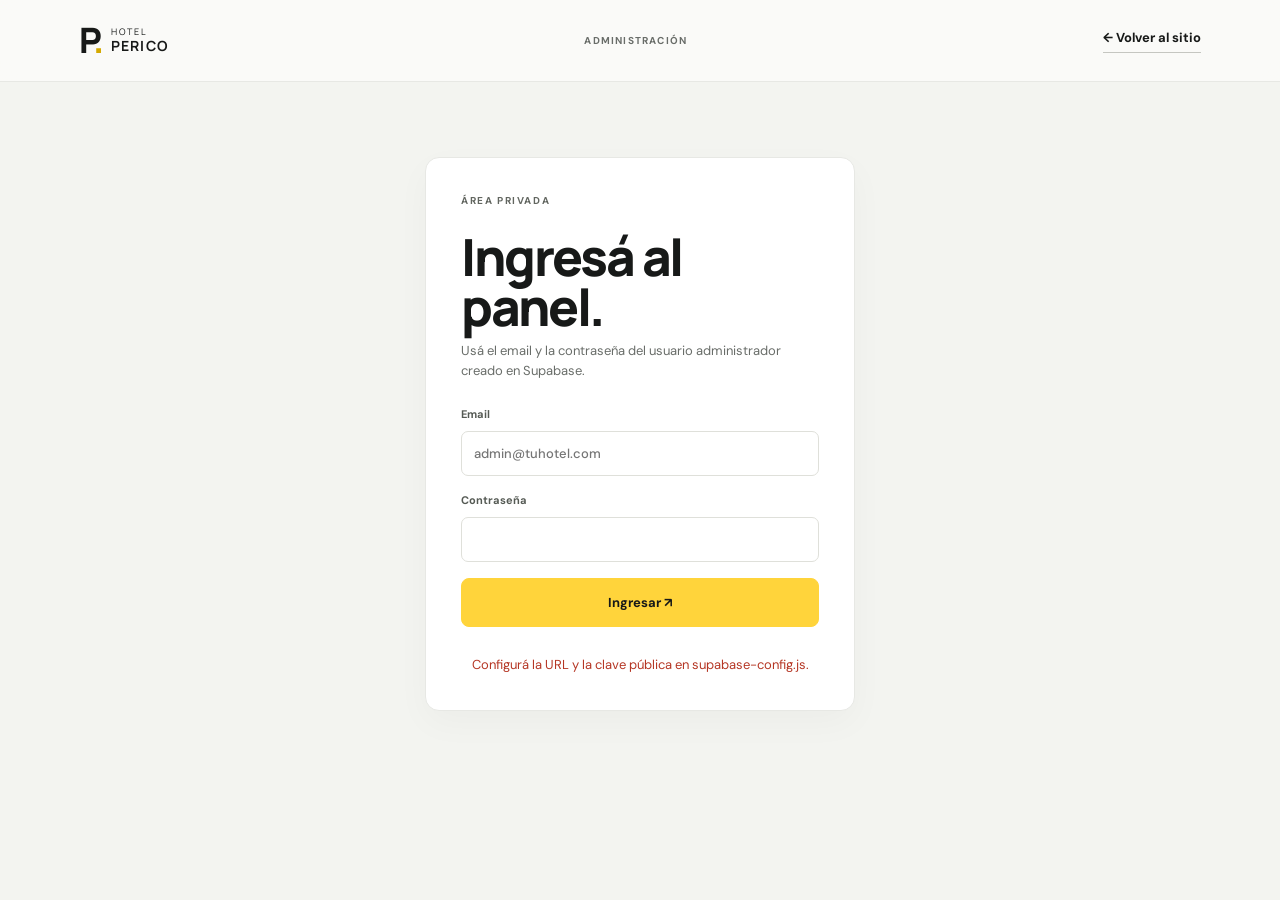
<file: admin.html>
<!doctype html>
<html lang="es">
<head>
  <meta charset="utf-8">
  <meta name="viewport" content="width=device-width, initial-scale=1">
  <title>Administración — Hotel Perico</title>
  <link rel="preconnect" href="https://fonts.googleapis.com">
  <link href="https://fonts.googleapis.com/css2?family=DM+Sans:wght@400;500;600;700&family=Manrope:wght@400;500;600;700;800&display=swap" rel="stylesheet">
  <link rel="stylesheet" href="style.css">
</head>
<body class="admin-body">
  <header class="admin-header">
    <a class="brand" href="index.html"><span class="brand-mark">P<span>.</span></span><span class="brand-name">HOTEL<br><strong>PERICO</strong></span></a>
    <span class="admin-label">ADMINISTRACIÓN</span>
    <a href="index.html" class="text-link">← Volver al sitio</a>
  </header>
  <main class="admin-main">
    <section class="login-card" id="loginCard">
      <p class="eyebrow">ÁREA PRIVADA</p><h1>Ingresá al panel.</h1>
      <p>Usá el email y la contraseña del usuario administrador creado en Supabase.</p>
      <form id="loginForm">
        <label>Email<input id="adminEmail" type="email" autocomplete="username" required placeholder="admin@tuhotel.com"></label>
        <label>Contraseña<input id="adminPassword" type="password" autocomplete="current-password" required></label>
        <button class="button button-full" type="submit" id="loginBtn">Ingresar ↗</button>
        <p id="loginError" class="form-message error" role="alert"></p>
      </form>
    </section>
    <section id="dashboard" hidden>
      <div class="admin-title"><div><p class="eyebrow">PANEL DE CONTROL</p><h1>Reservas</h1><p>Administrá las solicitudes registradas en Supabase.</p></div><button class="button button-outline" id="logoutBtn">Cerrar sesión</button></div>
      <p id="panelMessage" class="form-message" role="status"></p>
      <div class="stats-grid">
        <article class="stat-card"><span>Solicitudes totales</span><strong id="totalCount">0</strong></article>
        <article class="stat-card"><span>Pendientes</span><strong id="pendingCount">0</strong></article>
        <article class="stat-card"><span>Confirmadas</span><strong id="confirmedCount">0</strong></article>
        <article class="stat-card"><span>Importe estimado confirmado</span><strong id="revenueCount">$0</strong></article>
      </div>
      <div class="table-toolbar"><div><h2>Listado de reservas</h2><p>Datos actualizados desde la base de datos.</p></div><div class="toolbar-actions"><button class="button button-outline" id="refreshBtn">Actualizar ↻</button><button class="button" id="exportCsv">Exportar CSV para Excel ↓</button></div></div>
      <div class="table-wrap"><table><thead><tr><th>Huésped</th><th>Habitación</th><th>Ingreso</th><th>Salida</th><th>Personas</th><th>Total</th><th>Estado</th><th>Acciones</th></tr></thead><tbody id="reservationRows"></tbody></table></div>
      <p id="emptyState" class="empty-state" hidden>Todavía no hay solicitudes registradas.</p>
      <div class="warning-box"><strong>Información</strong><p>Las acciones se guardan en Supabase. El acceso depende de la autenticación y las políticas RLS configuradas en el proyecto.</p></div>
    </section>
  </main>
  <script src="supabase-config.js"></script>
  <script src="admin.js"></script>
</body>
</html>
</file>
<file: style.css>
:root{--yellow:#ffd43b;--ink:#171918;--muted:#696d69;--paper:#fafaf8;--line:#e7e8e4;--white:#fff;--green:#d9f2e2;--red:#ffe1dc;--radius:18px}*{box-sizing:border-box}html{scroll-behavior:smooth;scroll-padding-top:95px}body{margin:0;background:var(--paper);color:var(--ink);font-family:"DM Sans",sans-serif;font-size:15px;line-height:1.55}h1,h2,h3,p{margin-top:0}h1,h2,h3,.brand-name{font-family:Manrope,sans-serif;letter-spacing:-.045em}h1{font-size:clamp(3.2rem,6vw,6.5rem);line-height:.98;margin-bottom:24px;font-weight:800}h2{font-size:clamp(2rem,4vw,3.5rem);line-height:1.06;margin-bottom:18px;font-weight:800}h3{font-size:1.2rem;margin-bottom:7px}a{color:inherit;text-decoration:none}.site-header,.admin-header{height:82px;padding:0 6.2%;display:flex;align-items:center;justify-content:space-between;background:rgba(250,250,248,.94);border-bottom:1px solid var(--line);position:sticky;top:0;z-index:20;backdrop-filter:blur(12px)}.brand{display:flex;align-items:center;gap:10px;flex-shrink:0}.brand-mark{font-family:Manrope,sans-serif;font-size:35px;line-height:1;font-weight:800;letter-spacing:-.09em}.brand-mark span{color:#d4a900}.brand-name{font-size:9px;letter-spacing:.18em;line-height:1.15}.brand-name strong{font-size:14px;letter-spacing:.08em}nav{display:flex;align-items:center;gap:30px;font-size:13px;font-weight:600}nav>a:not(.button):hover,.text-link:hover,footer>a:hover{opacity:.65}.button{display:inline-flex;justify-content:center;align-items:center;gap:22px;padding:15px 19px;background:var(--yellow);border:1px solid var(--yellow);border-radius:8px;color:var(--ink);font:700 13px "DM Sans",sans-serif;cursor:pointer;transition:transform .2s,background .2s}.button:hover{transform:translateY(-2px);background:#ffdf62}.button-small{padding:11px 14px;gap:15px}.button-outline{background:transparent;border-color:#cfd1cc}.button-outline:hover{background:var(--yellow);border-color:var(--yellow)}.button-full{width:100%}.menu-toggle{display:none;background:none;border:0;font-size:25px}.hero{padding:68px 6.2% 0;display:grid;grid-template-columns:.85fr 1.15fr;gap:5%;align-items:center;min-height:610px}.hero-copy{padding:10px 0 50px}.eyebrow{font-size:10px;font-weight:700;letter-spacing:.16em;color:#626660;margin-bottom:22px}.dot{display:inline-block;width:8px;height:8px;background:var(--yellow);border-radius:50%;margin-right:8px}.hero h1 span{background:linear-gradient(transparent 63%,var(--yellow) 63%)}.hero-description{font-size:17px;line-height:1.7;color:var(--muted);max-width:420px;margin-bottom:28px}.hero-actions{display:flex;align-items:center;gap:24px;flex-wrap:wrap}.text-link{font-size:13px;font-weight:700;border-bottom:1px solid #c5c6c1;padding-bottom:4px}.hero-note{display:flex;align-items:center;gap:10px;font-size:11px;color:var(--muted);margin-top:36px}.note-icon{display:grid;place-items:center;background:var(--yellow);width:24px;height:24px;border-radius:50%;color:var(--ink);font-weight:700}.hero-visual{height:470px;position:relative;overflow:hidden;border-radius:4px 4px 70px 4px;background:#ddd}.hero-visual:after{content:"";position:absolute;inset:45% 0 0;background:linear-gradient(transparent,rgba(0,0,0,.55))}.hero-visual>img,.room-image img,.about-image img{width:100%;height:100%;object-fit:cover;display:block}.photo-label{position:absolute;bottom:35px;left:32px;z-index:1;color:white;display:flex;flex-direction:column;gap:5px}.photo-label span{font-size:9px;letter-spacing:.18em}.photo-label strong{font:700 21px Manrope,sans-serif}.photo-index{position:absolute;right:25px;bottom:35px;color:white;font-size:13px;z-index:2}.photo-index span{opacity:.6}.hero-bottom{grid-column:1/-1;border-top:1px solid var(--line);padding:20px 0;display:flex;justify-content:space-between;font-size:9px;letter-spacing:.16em;color:#777b75}.booking-section{margin:62px 6.2% 100px;padding:44px 5%;background:#f0f0eb;border-radius:14px}.section-heading{text-align:center}.section-heading .eyebrow{margin-bottom:10px}.section-heading h2{font-size:clamp(2rem,3.2vw,3rem);margin-bottom:10px}.section-heading>p:last-child{color:var(--muted);font-size:14px}.booking-search{display:grid;grid-template-columns:1fr 1fr .8fr auto;gap:12px;align-items:end;margin:28px auto 0;max-width:1000px}.booking-search label,.dialog-content label,.login-card label{display:flex;flex-direction:column;gap:8px;font-size:11px;font-weight:700;color:#555a54}.booking-search input,.booking-search select,.dialog-content input,.dialog-content textarea,.login-card input{font:500 13px "DM Sans",sans-serif;color:var(--ink);border:1px solid #dfe0da;background:white;padding:13px 12px;border-radius:7px;width:100%;min-width:0}.form-message{text-align:center;font-size:13px;color:#26764b;margin:12px 0 0}.form-message.error{color:#b53624}.section-wrap{padding:0 8.5%;margin:110px auto}.section-top{display:flex;justify-content:space-between;align-items:end;gap:30px;margin-bottom:36px}.section-top h2{margin-bottom:0}.section-side-note{max-width:300px;color:var(--muted);font-size:13px}.room-grid{display:grid;grid-template-columns:repeat(3,minmax(0,1fr));gap:22px}.room-card{background:white;border:1px solid var(--line);border-radius:12px;overflow:hidden;transition:transform .2s,box-shadow .2s}.room-card:hover{transform:translateY(-4px);box-shadow:0 15px 35px #0000000b}.room-image{height:225px;position:relative;overflow:hidden;background:#ddd}.room-image img{transition:transform .4s}.room-card:hover .room-image img{transform:scale(1.035)}.room-number{position:absolute;top:14px;left:14px;background:var(--yellow);padding:5px 9px;border-radius:4px;font-size:10px;font-weight:700}.room-info{padding:21px}.room-title{display:flex;justify-content:space-between;align-items:center;gap:10px}.room-title span{font-size:10px;color:var(--muted);white-space:nowrap}.room-info>p{font-size:12px;color:var(--muted);min-height:38px}.room-bottom{border-top:1px solid var(--line);padding-top:17px;display:flex;justify-content:space-between;align-items:center;gap:12px}.room-bottom strong{font:800 19px Manrope,sans-serif;display:block;letter-spacing:-.04em}.room-bottom small{font-size:10px;color:var(--muted)}.room-bottom .button{font-size:10px;padding:10px}.demo-note,.small-print{font-size:10px;color:#777b75;margin-top:17px}.perks{background:var(--ink);color:white;padding:65px 8.5%;display:grid;grid-template-columns:1.3fr repeat(4,1fr);gap:26px;align-items:start}.perks .eyebrow{color:#c2c4bf}.perks h2{font-size:clamp(1.8rem,3vw,2.6rem);margin-bottom:0}.perk{border-left:1px solid #ffffff28;padding-left:20px;min-height:130px}.perk-icon{font-size:26px;color:var(--yellow);display:block;margin-bottom:20px}.perk h3{font-size:14px}.perk p{font-size:11px;color:#aeb2ac}.about{display:grid;grid-template-columns:1fr 1fr;gap:8%;align-items:center}.about-image{height:430px;border-radius:4px 55px 4px 4px;overflow:hidden;background:#ddd}.about-copy h2{max-width:500px}.about-copy>p:not(.eyebrow){color:var(--muted);font-size:14px;line-height:1.8;max-width:440px}.about-copy .text-link{display:inline-block;margin-top:10px}.about-stats{display:flex;gap:30px;border-top:1px solid var(--line);padding-top:25px;margin-top:38px}.about-stats div{display:flex;flex-direction:column;gap:3px}.about-stats strong{font:800 24px Manrope,sans-serif}.about-stats span{font-size:10px;color:var(--muted)}.contact{margin-top:120px;margin-bottom:70px;padding:40px;background:var(--yellow);border-radius:12px;display:flex;align-items:center;justify-content:space-between;gap:20px}.contact .eyebrow{margin-bottom:10px}.contact h2{font-size:clamp(2.4rem,4vw,3.7rem);margin-bottom:8px}.contact p:last-child{margin-bottom:0;font-size:13px}.contact .button{background:var(--ink);color:white;border-color:var(--ink)}footer{padding:35px 6.2%;border-top:1px solid var(--line);display:flex;align-items:center;gap:30px;justify-content:space-between}footer p{font-size:12px;color:var(--muted);margin:0}footer>a:not(.brand){font-size:11px;text-decoration:underline}footer>span{font-size:10px;color:var(--muted)}.booking-dialog{border:0;border-radius:16px;padding:0;width:min(600px,calc(100% - 28px));max-height:90vh;overflow:auto;box-shadow:0 25px 100px #0003}.booking-dialog::backdrop{background:#10120fcc;backdrop-filter:blur(4px)}.dialog-content{padding:36px;position:relative}.dialog-content h2{font-size:2rem;margin-bottom:8px}.dialog-content .eyebrow{margin-bottom:10px}.dialog-close{position:absolute;right:20px;top:14px;border:0;background:transparent;font-size:30px;cursor:pointer}.booking-summary{font-size:13px;color:var(--muted);margin-bottom:25px}.dialog-content>label,.form-two{margin-top:15px}.form-two{display:grid;grid-template-columns:1fr 1fr;gap:12px}.price-summary{display:flex;justify-content:space-between;align-items:center;padding:16px 0;border-top:1px solid var(--line);margin-top:20px}.price-summary span{font-size:12px;color:var(--muted)}.price-summary strong{font:800 22px Manrope,sans-serif}.dialog-content .form-message{margin-bottom:0}.admin-body{min-height:100vh;background:#f3f4f0}.admin-header{position:static}.admin-label{font-size:10px;font-weight:700;letter-spacing:.12em;color:var(--muted)}.admin-main{max-width:1250px;padding:50px 24px;margin:auto}.login-card{max-width:430px;background:white;border:1px solid var(--line);border-radius:14px;padding:35px;margin:25px auto;box-shadow:0 12px 35px #00000008}.login-card h1,.admin-title h1{font-size:clamp(2.4rem,4vw,3.5rem);margin-bottom:10px}.login-card>p:not(.eyebrow),.admin-title p:not(.eyebrow){color:var(--muted);font-size:13px}.login-card form{display:grid;gap:16px;margin-top:25px}.admin-title{display:flex;align-items:center;justify-content:space-between;gap:20px;margin-bottom:28px}.admin-title .eyebrow{margin-bottom:8px}.stats-grid{display:grid;grid-template-columns:repeat(4,1fr);gap:15px;margin-bottom:35px}.stat-card{background:white;border:1px solid var(--line);padding:20px;border-radius:10px;display:flex;flex-direction:column;gap:10px}.stat-card span{font-size:11px;color:var(--muted)}.stat-card strong{font:800 29px Manrope,sans-serif;letter-spacing:-.05em}.table-toolbar{display:flex;justify-content:space-between;align-items:center;gap:20px;margin-bottom:17px}.table-toolbar h2{font-size:1.5rem;margin-bottom:4px}.table-toolbar p{font-size:11px;color:var(--muted);margin:0}.toolbar-actions{display:flex;gap:10px;flex-wrap:wrap}.toolbar-actions .button{font-size:11px;padding:12px}.table-wrap{overflow:auto;background:white;border:1px solid var(--line);border-radius:10px}table{border-collapse:collapse;width:100%;min-width:850px;text-align:left;font-size:11px}th,td{padding:15px 13px;border-bottom:1px solid var(--line);white-space:nowrap}th{background:#f8f8f5;color:#777b75;font-size:9px;letter-spacing:.08em;text-transform:uppercase}tbody tr:last-child td{border-bottom:0}.status{display:inline-block;padding:4px 8px;border-radius:20px;font-size:9px;font-weight:700}.status-pendiente{background:#fff0bd}.status-confirmada{background:var(--green)}.status-cancelada{background:var(--red)}.table-action{border:1px solid var(--line);border-radius:5px;background:white;padding:6px 8px;font:600 10px "DM Sans",sans-serif;cursor:pointer;margin-right:4px}.table-action:hover{background:var(--yellow)}.empty-state{text-align:center;padding:25px;color:var(--muted);font-size:12px}.warning-box{margin-top:28px;padding:18px 20px;background:#fff4cd;border:1px solid #f3df96;border-radius:8px;font-size:12px}.warning-box p{margin:5px 0 0;color:#665a30}.admin-body [hidden]{display:none!important}
@media(max-width:900px){.site-header{padding:0 5%}nav{gap:16px}.hero{padding:45px 5% 0;grid-template-columns:1fr 1fr;gap:4%}.hero-visual{height:390px}.hero h1{font-size:clamp(3rem,6vw,4.8rem)}.booking-section{margin-left:5%;margin-right:5%;padding:35px 4%}.booking-search{grid-template-columns:1fr 1fr}.section-wrap{padding:0 5%;margin:85px auto}.room-grid{gap:13px}.room-image{height:180px}.room-info{padding:15px}.room-bottom{align-items:flex-start;flex-direction:column}.room-bottom .button{width:100%}.perks{padding:50px 5%;grid-template-columns:repeat(4,1fr)}.perks-intro{grid-column:1/-1}.about{gap:5%}.about-image{height:360px}.about-stats{gap:15px}.stats-grid{grid-template-columns:repeat(2,1fr)}}
@media(max-width:640px){h1{font-size:3.4rem}.site-header{height:70px}.menu-toggle{display:block}nav{display:none;position:absolute;top:69px;left:0;right:0;background:var(--paper);padding:22px 5%;border-bottom:1px solid var(--line);flex-direction:column;align-items:stretch;gap:18px}nav.open{display:flex}nav .button{align-self:flex-start}.hero{grid-template-columns:1fr;padding-top:38px;gap:25px}.hero-copy{padding-bottom:0}.hero h1{font-size:clamp(3.3rem,14vw,5rem)}.hero-description{font-size:15px}.hero-visual{height:330px;border-bottom-right-radius:45px}.hero-bottom{font-size:8px;gap:10px}.hero-bottom span:nth-child(2){display:none}.booking-section{margin:40px 4% 70px;padding:28px 5%}.booking-search{grid-template-columns:1fr 1fr}.booking-search .button{grid-column:1/-1}.section-wrap{margin:75px auto;padding:0 5%}.section-top{align-items:flex-start;flex-direction:column;gap:15px}.section-side-note{margin:0}.room-grid{grid-template-columns:1fr}.room-image{height:250px}.room-info{padding:20px}.room-bottom{flex-direction:row;align-items:center}.room-bottom .button{width:auto}.perks{grid-template-columns:1fr 1fr;gap:24px;padding:45px 6%}.perks-intro{grid-column:1/-1}.perk{padding-left:13px;min-height:115px}.perk-icon{margin-bottom:12px}.about{grid-template-columns:1fr;gap:28px}.about-image{height:300px}.about-copy h2{font-size:2.6rem}.about-stats{justify-content:space-between;gap:8px}.about-stats strong{font-size:21px}.about-stats span{font-size:9px}.contact{margin:75px 4% 45px;padding:28px;align-items:flex-start;flex-direction:column}.contact .button{width:100%}footer{padding:30px 5%;display:grid;grid-template-columns:1fr 1fr;gap:20px}footer p{grid-column:1/-1;grid-row:2}footer>span{grid-column:1/-1}.dialog-content{padding:28px 22px}.form-two{grid-template-columns:1fr}.admin-header{padding:0 5%;height:70px}.admin-label{display:none}.admin-main{padding:30px 14px}.login-card{padding:27px 22px}.admin-title{align-items:flex-start}.stats-grid{gap:9px}.stat-card{padding:15px}.stat-card strong{font-size:24px}.table-toolbar{align-items:flex-start;flex-direction:column}.toolbar-actions{width:100%}.toolbar-actions .button{flex:1}.admin-title .button{font-size:10px;padding:10px}}
</file>
